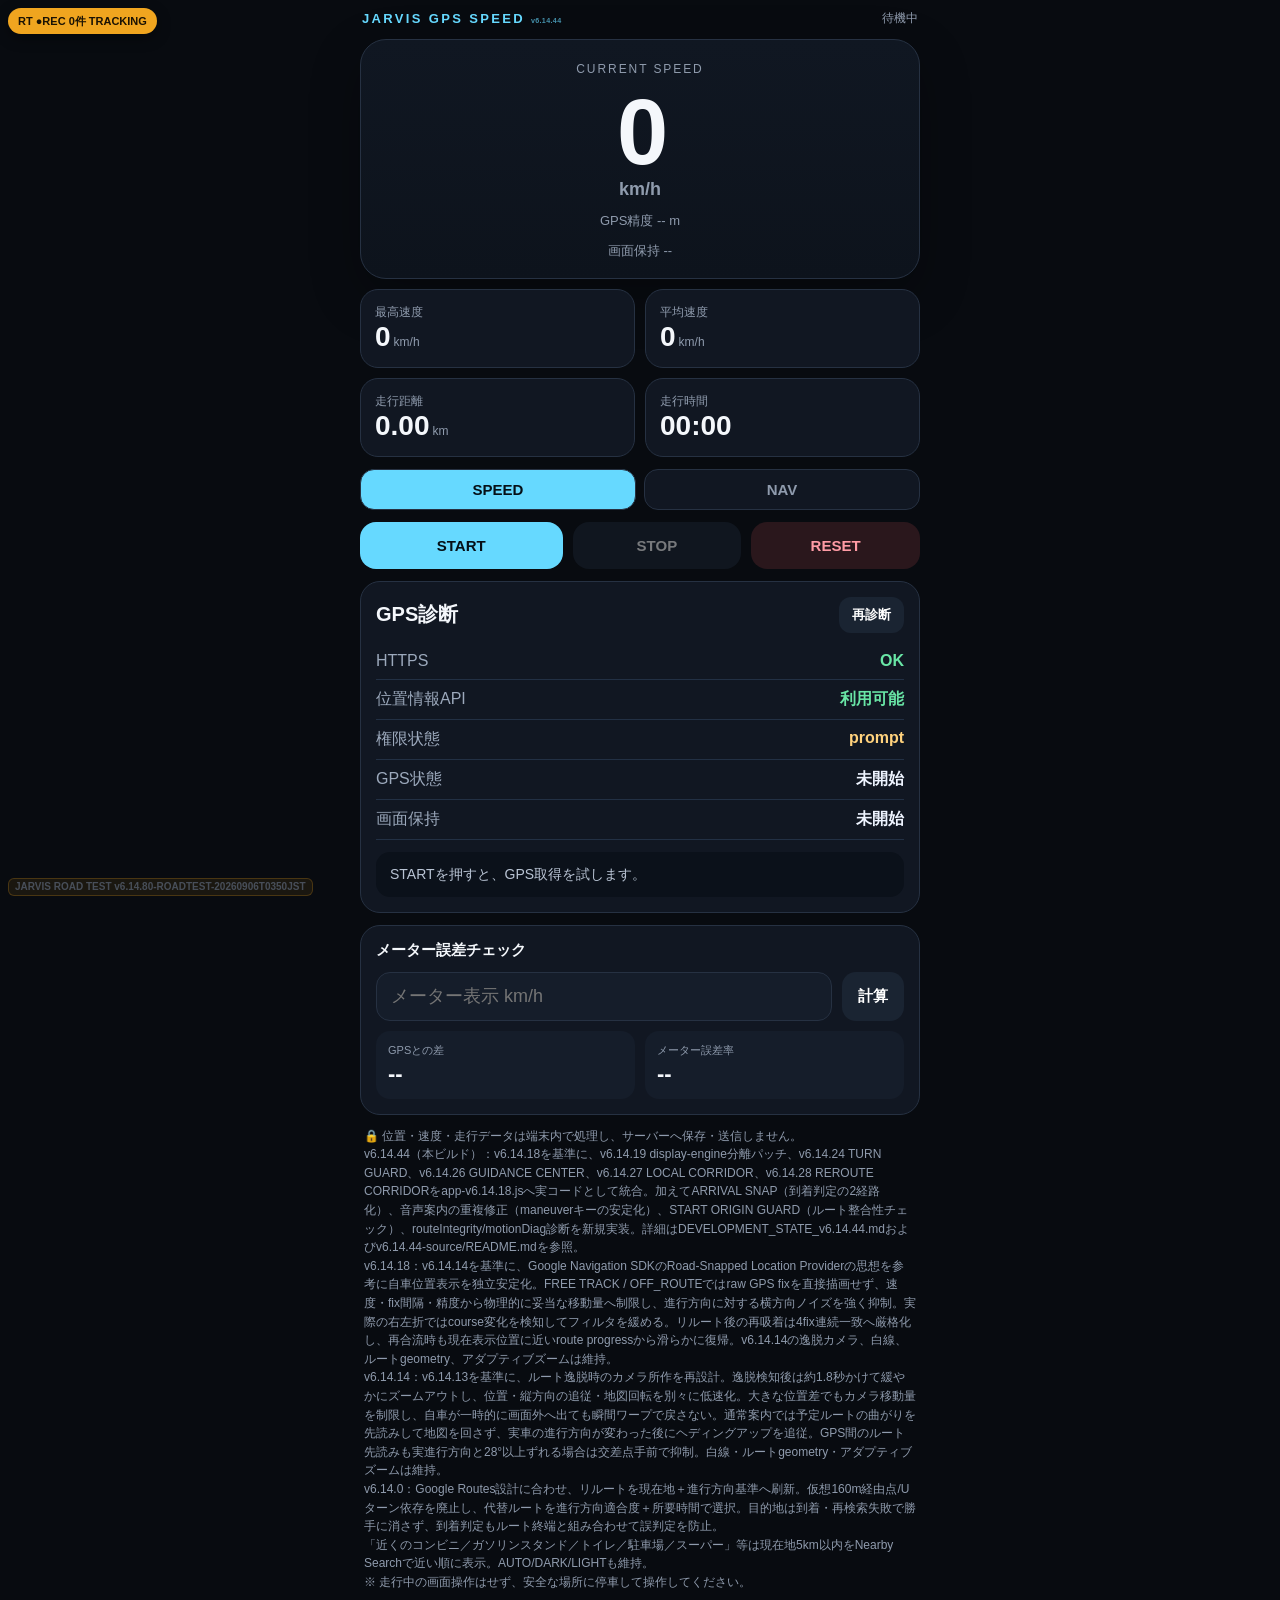
<file: index.html>
<!doctype html>
<html lang="ja">
<head>
<meta charset="utf-8" />
<meta name="viewport" content="width=device-width, initial-scale=1, viewport-fit=cover, user-scalable=no" />
<meta name="theme-color" content="#0a0d12" />
<meta name="apple-mobile-web-app-capable" content="yes" />
<meta name="apple-mobile-web-app-status-bar-style" content="black-translucent" />
<meta name="apple-mobile-web-app-title" content="JARVIS GPS" />
<title>JARVIS Road Test v6.14.80-ROADTEST-20260906T0350JST</title>
<link rel="stylesheet" href="app.css" />
</head>
<body>
<div class="app">
  <div class="top">
    <div class="brand">JARVIS GPS SPEED <span class="ver">v6.14.44</span></div>
    <div id="status" class="status">待機中</div>
  </div>

  <section id="speedPanel">
    <section class="hero">
      <div class="label">CURRENT SPEED</div>
      <div id="speed" class="speed">0</div>
      <div class="unit">km/h</div>
      <div id="accuracy" class="accuracy">GPS精度 -- m</div>
      <div id="wakeState" class="wake">画面保持 --</div>
    </section>

    <div class="grid">
      <div class="card"><div class="k">最高速度</div><div><span id="maxSpeed" class="v">0</span><span class="s">km/h</span></div></div>
      <div class="card"><div class="k">平均速度</div><div><span id="avgSpeed" class="v">0</span><span class="s">km/h</span></div></div>
      <div class="card"><div class="k">走行距離</div><div><span id="distance" class="v">0.00</span><span class="s">km</span></div></div>
      <div class="card"><div class="k">走行時間</div><div><span id="elapsed" class="v">00:00</span></div></div>
    </div>
    <div class="tabs speed-mode-tabs">
      <button class="tab active" type="button">SPEED</button>
      <button id="speedToNavBtn" class="tab" type="button">NAV</button>
    </div>
  </section>

  <section id="navPanel" class="hidden">
    <section class="nav-hero">
      <div class="nav-map-shell">
        <div id="navMap" class="jarvis-map" aria-label="Googleマップ ナビ表示"></div>
        <div id="navMap3D" class="jarvis-map jarvis-map-3d hidden" aria-label="Google 3Dマップ ナビ表示"></div>
        <div class="map-compass"><span>北</span><span>東</span><span>南</span><span>西</span></div>
        <div class="nav-map-top">
          <span id="navName" class="nav-name nav-name-hidden">目的地未設定</span>
          <div class="route-summary"><span id="navDistance" class="nav-distance">-- km</span><span class="route-summary-dot">·</span><span id="routeEta" class="route-eta">-- 分 / --:--</span></div>
        </div>
        <div class="map-control-stack">
          <button id="headingModeBtn" class="heading-mode-btn" type="button" aria-label="地図の向きを切替">北↑</button>
          <button id="themeModeBtn" class="heading-mode-btn theme-mode-btn" type="button" aria-label="地図の明暗を切替">AUTO</button>
          <button id="mapViewBtn" class="heading-mode-btn map-view-btn" type="button" aria-label="地図表示を切替">地図</button>
          <div class="voice-volume-wrap">
            <button id="voiceGuideBtn" class="heading-mode-btn voice-guide-btn active" type="button" aria-label="音声音量を調整">🔊</button>
            <div id="voiceVolumePopup" class="voice-volume-popup hidden" role="dialog" aria-label="音声音量">
              <input id="mapVoiceVolume" type="range" min="0" max="100" step="1" value="100" aria-label="音声音量">
              <span id="mapVoiceVolumeValue">100%</span>
            </div>
          </div>
          <button id="recenterBtn" class="recenter-btn" type="button" aria-label="現在地へ戻る">◎</button>
        </div>
        <div id="navMapState" class="map-state">Googleマップ準備中</div>
        <div id="viaHint" class="via-hint">地図長押し：この道を経由</div>
        <div id="navMapDiag" class="map-diag">地図方式 / 方位 / heading 診断待ち</div>
        <button id="mapStartBtn" class="map-start-btn hidden" type="button"><span class="map-action-main">▶ START</span><span class="map-action-sub">--分 · -- km</span></button>
        <section class="nav-info-strip map-info-strip" aria-label="走行情報">
          <div class="nav-info-card speed-card"><div class="k">速度</div><div><span id="navSpeed" class="nv">0</span><span class="nu">km/h</span></div></div>
          <div class="nav-info-card clock-temp-card">
            <div class="clock-half"><span id="navClock" class="nv clock">--:--</span><span id="navDate" class="tiny">--</span></div>
            <div class="temp-half"><span id="navTemp">--</span><span class="temp-unit">°C</span></div>
          </div>
          <div class="nav-info-card weather-card"><div class="k">天気</div><div class="weather-line"><span id="navWeatherIcon" class="weather-icon">--</span><span id="navWeatherText" class="tiny">GPS待機中</span></div><div id="navRain" class="rain">降水 --%</div></div>
        </section>
      </div>
    </section>

    <div id="navBottomSheet" class="nav-bottom-sheet" data-state="collapsed" aria-label="ナビ操作パネル">
      <div id="navSheetHandle" class="nav-sheet-handle" role="button" tabindex="0" aria-label="操作パネルを開閉">
        <span class="nav-sheet-grabber"></span>
      </div>
    <div class="nav-mode-switch" aria-label="ナビ方式"><button id="adventureModeBtn" type="button">🦑 ADVENTURE</button><button id="routeModeBtn" type="button">🗺️ ROUTE</button></div>

    <div class="tabs mode-tabs">
      <button id="speedTab" class="tab">SPEED</button>
      <button id="navTab" class="tab active">NAV</button>
    </div>

    <section class="nav-set">
      <h2>Google目的地検索</h2>

      <div id="keySetup" class="key-setup">
        <div class="field-label">初回のみ：Google Maps APIキー</div>
        <div class="search-row">
          <input id="apiKeyInput" type="password" autocomplete="off" autocapitalize="off"
                 placeholder="APIキーをこのiPhoneに保存">
          <button id="saveKeyBtn" class="primary">保存</button>
        </div>
        <div class="search-status">
          キーはこの端末のlocalStorageにだけ保存します。チャットへ送信しません。
        </div>
      </div>

      <div class="search-row">
        <input id="placeInput" type="search" autocomplete="off" enterkeyhint="go"
               placeholder="施設名・店名・住所を入力">
        <button id="setTypedDestBtn" class="primary">設定</button>
        <button id="clearSearchBtn">消去</button>
      </div>

      <div id="googleStatus" class="search-status">APIキーを保存するとGoogle検索を開始できます。</div>
      <div id="placeResults" class="place-results"></div>

      <div class="nav-buttons">
        <button id="clearDestBtn">目的地クリア</button>
</div>

      <details class="manual voice-settings">
        <summary>🔊 音声案内設定</summary>
        <div class="voice-setting-grid">
          <label>声の種類
            <select id="voiceSelect"><option value="">日本語の標準音声</option></select>
          </label>
          <label>速度 <span id="voiceRateValue">0.96</span>
            <input id="voiceRate" type="range" min="0.7" max="1.3" step="0.05" value="0.96">
          </label>
          <label>高さ <span id="voicePitchValue">1.00</span>
            <input id="voicePitch" type="range" min="0.7" max="1.3" step="0.05" value="1">
          </label>
          <label>音量 <span id="voiceVolumeValue">100%</span>
            <input id="voiceVolume" type="range" min="0" max="1" step="0.1" value="1">
          </label>
        </div>
        <button id="voiceTestBtn" class="wide" type="button">この声を試す</button>
        <div id="voiceSettingsStatus" class="search-status">このiPhoneで使える日本語音声を表示します。</div>
      </details>

      <details class="manual">
        <summary>Google APIキー設定</summary>
        <button id="changeKeyBtn" class="wide">保存済みAPIキーを変更</button>
      </details>

      <div class="nav-help">
        Google Placesの検索候補から目的地を1タップで設定します。<br>
        ADVENTUREはイカが目的地方向と直線距離だけを案内。ROUTEは目的地選択後に地図へ戻り、最大3つの道路ルート候補から選べます。
      </div>
    </section>
    </div>
  </section>

  <section id="landscapeCockpit" class="landscape-cockpit" aria-label="横向き走行コックピット">
    <div class="land-block land-speed-block">
      <div class="land-label">速度</div>
      <div class="land-speed-line"><span id="landSpeed" class="land-speed">0</span><span class="land-unit">km/h</span></div>
      <div id="landStatus" class="land-mini-status">待機中</div>
    </div>

    <div class="land-block land-nav-block">
      <div id="landName" class="land-dest">目的地未設定</div>
      <div class="land-map-shell">
        <div id="landMap" class="jarvis-map" aria-label="Googleマップ 横向きナビ表示"></div>
        <div class="land-map-compass"><span>北</span><span>東</span><span>南</span><span>西</span></div>
        <button id="landHeadingModeBtn" class="land-heading-mode-btn" type="button" aria-label="地図の向きを切替">北↑</button>
        <button id="landThemeModeBtn" class="land-heading-mode-btn land-theme-mode-btn" type="button" aria-label="地図の明暗を切替">AUTO</button>
        <button id="landMapViewBtn" class="land-heading-mode-btn land-map-view-btn" type="button" aria-label="地図表示を切替">地図</button>
      </div>
    </div>

    <div class="land-block land-info-block">
      <div class="land-distance-wrap"><span class="land-label">残り距離</span><div id="landDistance" class="land-distance">-- km</div></div>
      <div class="land-info-grid">
        <div><span class="land-label">時刻</span><strong id="landClock">--:--</strong></div>
        <div><span class="land-label">気温</span><strong><span id="landTemp">--</span>°C</strong></div>
        <div class="land-weather-cell"><span id="landWeatherIcon">--</span><strong id="landWeatherText">GPS待機中</strong><small id="landRain">降水 --%</small></div>
      </div>
    </div>
  </section>

  <div class="controls">
    <button id="startBtn" class="primary">START</button>
    <button id="stopBtn" disabled>STOP</button>
    <button id="resetBtn" class="danger">RESET</button>
  </div>

  <section class="diag">
    <div class="diag-head"><h2>GPS診断</h2><button id="diagBtn" class="mini">再診断</button></div>
    <div class="diag-row"><span>HTTPS</span><strong id="secureState">確認中</strong></div>
    <div class="diag-row"><span>位置情報API</span><strong id="apiState">確認中</strong></div>
    <div class="diag-row"><span>権限状態</span><strong id="permState">確認中</strong></div>
    <div class="diag-row"><span>GPS状態</span><strong id="gpsState">未開始</strong></div>
    <div class="diag-row"><span>画面保持</span><strong id="wakeDiag">未開始</strong></div>
    <div id="diagMessage" class="diag-msg">STARTを押すと、GPS取得を試します。</div>
  </section>

  <section class="meter">
    <h2>メーター誤差チェック</h2>
    <div class="inputrow">
      <input id="meterInput" inputmode="decimal" type="number" step="0.1" placeholder="メーター表示 km/h">
      <button id="calcBtn" class="calc">計算</button>
    </div>
    <div class="result">
      <div class="resultbox"><div class="k">GPSとの差</div><div id="diff" class="v">--</div></div>
      <div class="resultbox"><div class="k">メーター誤差率</div><div id="errorRate" class="v">--</div></div>
    </div>
  </section>

  <div class="note">
    🔒 位置・速度・走行データは端末内で処理し、サーバーへ保存・送信しません。<br>
    v6.14.44（本ビルド）：v6.14.18を基準に、v6.14.19 display-engine分離パッチ、v6.14.24 TURN GUARD、v6.14.26 GUIDANCE CENTER、v6.14.27 LOCAL CORRIDOR、v6.14.28 REROUTE CORRIDORをapp-v6.14.18.jsへ実コードとして統合。加えてARRIVAL SNAP（到着判定の2経路化）、音声案内の重複修正（maneuverキーの安定化）、START ORIGIN GUARD（ルート整合性チェック）、routeIntegrity/motionDiag診断を新規実装。詳細はDEVELOPMENT_STATE_v6.14.44.mdおよびv6.14.44-source/README.mdを参照。<br>
    v6.14.18：v6.14.14を基準に、Google Navigation SDKのRoad-Snapped Location Providerの思想を参考に自車位置表示を独立安定化。FREE TRACK / OFF_ROUTEではraw GPS fixを直接描画せず、速度・fix間隔・精度から物理的に妥当な移動量へ制限し、進行方向に対する横方向ノイズを強く抑制。実際の右左折ではcourse変化を検知してフィルタを緩める。リルート後の再吸着は4fix連続一致へ厳格化し、再合流時も現在表示位置に近いroute progressから滑らかに復帰。v6.14.14の逸脱カメラ、白線、ルートgeometry、アダプティブズームは維持。<br>
    v6.14.14：v6.14.13を基準に、ルート逸脱時のカメラ所作を再設計。逸脱検知後は約1.8秒かけて緩やかにズームアウトし、位置・縦方向の追従・地図回転を別々に低速化。大きな位置差でもカメラ移動量を制限し、自車が一時的に画面外へ出ても瞬間ワープで戻さない。通常案内では予定ルートの曲がりを先読みして地図を回さず、実車の進行方向が変わった後にヘディングアップを追従。GPS間のルート先読みも実進行方向と28°以上ずれる場合は交差点手前で抑制。白線・ルートgeometry・アダプティブズームは維持。<br>
    v6.14.0：Google Routes設計に合わせ、リルートを現在地＋進行方向基準へ刷新。仮想160m経由点/Uターン依存を廃止し、代替ルートを進行方向適合度＋所要時間で選択。目的地は到着・再検索失敗で勝手に消さず、到着判定もルート終端と組み合わせて誤判定を防止。<br>
    「近くのコンビニ／ガソリンスタンド／トイレ／駐車場／スーパー」等は現在地5km以内をNearby Searchで近い順に表示。AUTO/DARK/LIGHTも維持。<br>
    ※ 走行中の画面操作はせず、安全な場所に停車して操作してください。
  </div>
</div>
<script src="app.js?v=v6.14.80-0350" defer></script>




<div id="jarvisGuidanceDiag" style="margin:10px 32px 4px;color:#8793a6;font:500 12px/1.35 -apple-system,BlinkMacSystemFont,sans-serif;word-break:break-word">
案内診断: 待機中
</div>
<div id="jarvisBuildTag" style="position:fixed;left:8px;bottom:4px;z-index:99999;background:rgba(255,176,32,.14);border:1px solid rgba(255,176,32,.4);border-radius:6px;padding:2px 6px;
font:600 10px/1.2 -apple-system,BlinkMacSystemFont,sans-serif;color:#7d8796;
opacity:.55;pointer-events:none">JARVIS ROAD TEST v6.14.80-ROADTEST-20260906T0350JST</div>
<script>
// Forces ROAD TEST mode on for this deployment specifically, and stamps a fresh, unique
// BUILD-ID app-v6.14.44.js reads back via window.__JARVIS_ROAD_TEST_BUILD_ID (see that file's
// "v6.14.46 ROAD TEST telemetry" section) — shown in the on-screen build tag above and in every
// JSON export, so two deployments of this site are never confused with each other.
window.__JARVIS_ROAD_TEST_BUILD_ID="v6.14.80-ROADTEST-20260906T0350JST";
try{localStorage.setItem('jarvisRoadTestMode','1');}catch(e){}
</script>
<script src="road-test-ui.js?v=v6.14.80-0350" defer></script>
</body>
</html>
</file>
<file: app.css>
:root{--bg:#080b10;--panel:#111722;--panel2:#151d2a;--text:#f4f7fb;--muted:#8f9bad;--accent:#66d9ff;--accent2:#9df7d2;--danger:#ff6d7a;--line:#263142}
*{box-sizing:border-box}html,body{margin:0;background:var(--bg);color:var(--text);font-family:-apple-system,BlinkMacSystemFont,"SF Pro Display","Segoe UI",sans-serif}
body{min-height:100vh;padding:env(safe-area-inset-top) 14px env(safe-area-inset-bottom)}
.app{max-width:560px;margin:0 auto}.top{display:flex;align-items:center;justify-content:space-between;padding:10px 2px 4px}
.brand{font-size:13px;letter-spacing:.18em;font-weight:700;color:var(--accent)}.status{font-size:12px;color:var(--muted)}
.hero{margin-top:8px;padding:22px 18px 18px;border:1px solid var(--line);border-radius:26px;background:linear-gradient(180deg,#101722,#0d131c);text-align:center;box-shadow:0 18px 50px rgba(0,0,0,.28)}
.label{font-size:12px;color:var(--muted);letter-spacing:.16em}.speed{font-size:92px;line-height:.92;font-weight:800;letter-spacing:-.055em;margin:14px 0 4px}.unit{font-size:18px;color:var(--muted);font-weight:600}.accuracy,.wake{margin-top:12px;font-size:13px;color:var(--muted)}
.grid{display:grid;grid-template-columns:1fr 1fr;gap:10px;margin-top:10px}.card{background:var(--panel);border:1px solid var(--line);border-radius:18px;padding:14px}.card .k{font-size:12px;color:var(--muted)}.card .v{font-size:28px;font-weight:750;margin-top:5px}.card .s{font-size:12px;color:var(--muted);margin-left:3px}
.controls{display:grid;grid-template-columns:1.2fr 1fr 1fr;gap:10px;margin-top:12px}
button{appearance:none;border:none;border-radius:16px;padding:15px 12px;font-size:15px;font-weight:750;background:#1a2432;color:white}button.primary{background:var(--accent);color:#051017}button.danger{background:#2a171c;color:#ff9ba5}button:disabled{opacity:.45}
.meter,.diag{margin-top:12px;background:var(--panel);border:1px solid var(--line);border-radius:20px;padding:15px}.meter h2,.diag h2{font-size:15px;margin:0 0 12px}
.inputrow{display:grid;grid-template-columns:1fr auto;gap:10px}input{width:100%;background:var(--panel2);color:white;border:1px solid var(--line);border-radius:14px;padding:13px 14px;font-size:18px;outline:none}.calc{background:#1a2432;padding:13px 16px;border-radius:14px}
.result{display:grid;grid-template-columns:1fr 1fr;gap:10px;margin-top:10px}.resultbox{background:var(--panel2);border-radius:14px;padding:12px}.resultbox .k{font-size:11px;color:var(--muted)}.resultbox .v{font-size:22px;font-weight:750;margin-top:3px}
.note{font-size:12px;line-height:1.55;color:var(--muted);margin:12px 4px 20px}.ok{color:var(--accent2)}.bad{color:var(--danger)}.ver{font-size:.55em;opacity:.65;letter-spacing:.05em}
.diag-head{display:flex;align-items:center;justify-content:space-between;gap:12px;margin-bottom:10px}.diag-head h2{margin:0;font-size:20px}.mini{padding:9px 13px;border-radius:12px;font-size:13px}
.diag-row{display:flex;justify-content:space-between;gap:12px;padding:9px 0;border-bottom:1px solid #223044;color:#9ca9bc}.diag-row strong{color:#eef4ff;text-align:right}
.diag-ok{color:#69e6a6!important}.diag-bad{color:#ff8d9c!important}.diag-warn{color:#ffd27d!important}.diag-msg{margin-top:12px;padding:12px 14px;border-radius:14px;background:#0b111a;color:#b9c4d4;line-height:1.5;font-size:14px}.diag-msg.ok{color:#69e6a6}.diag-msg.bad{color:#ff9ba8}.diag-msg.warn{color:#ffd27d}

.tabs{display:grid;grid-template-columns:1fr 1fr;gap:8px;margin:8px 0 10px}
.tab{padding:11px 10px;border-radius:14px;background:#111722;color:#8f9bad;border:1px solid #263142}
.tab.active{background:#66d9ff;color:#051017}
.hidden{display:none!important}
.nav-hero{padding:22px 18px 18px;border:1px solid var(--line);border-radius:26px;background:linear-gradient(180deg,#101722,#0d131c);text-align:center}
.nav-name{font-size:20px;font-weight:750;margin-top:12px;white-space:nowrap;overflow:hidden;text-overflow:ellipsis}
.arrow-wrap{height:210px;display:flex;align-items:center;justify-content:center}
.nav-arrow{font-size:150px;line-height:1;transform-origin:50% 52%;transition:transform .25s linear;color:var(--accent);filter:drop-shadow(0 0 18px rgba(102,217,255,.22))}
.nav-distance{font-size:42px;font-weight:800;letter-spacing:-.03em}
.nav-sub{font-size:13px;color:var(--muted);margin-top:6px}
.nav-set{margin-top:12px;background:var(--panel);border:1px solid var(--line);border-radius:20px;padding:15px}
.nav-set h2{font-size:15px;margin:0 0 12px}
.nav-set input{margin-bottom:10px}
.nav-buttons{display:grid;grid-template-columns:1.2fr 1fr;gap:10px}
.wide{width:100%;margin-top:10px}
.nav-help{font-size:12px;line-height:1.55;color:var(--muted);margin-top:12px}

.search-row{display:grid;grid-template-columns:1fr auto;gap:10px}
.search-row input{margin-bottom:0}
.search-status{font-size:12px;color:var(--muted);margin:10px 2px 8px;min-height:18px}
.search-results{display:grid;gap:8px;margin:8px 0 12px}
.search-item{width:100%;text-align:left;background:var(--panel2);border:1px solid var(--line);border-radius:14px;padding:12px 13px}
.search-item .name{display:block;font-size:14px;font-weight:750;color:var(--text);line-height:1.35}
.search-item .sub{display:block;font-size:11px;color:var(--muted);margin-top:4px;line-height:1.35}
.search-empty{padding:12px;border-radius:12px;background:#0b111a;color:var(--muted);font-size:13px}
.osm-credit{margin-top:6px;font-size:10px;opacity:.8}

.key-setup{margin:8px 0 14px;padding:12px;border:1px solid var(--line);border-radius:14px;background:#0b111a}
.field-label{font-size:12px;color:var(--muted);margin-bottom:7px}
.place-results{display:grid;gap:8px;margin:10px 0 14px}
.place-result{width:100%;text-align:left;background:var(--panel2);color:white;border:1px solid var(--line);border-radius:13px;padding:11px 12px}
.place-result strong{display:block;font-size:15px;margin-bottom:3px}
.place-result span{display:block;font-size:11px;color:var(--muted);line-height:1.35}
.hidden{display:none!important}

/* ===== v2.2 NAV cockpit ===== */
.compass-face{position:relative;max-width:390px;height:250px;margin:8px auto 0;border-radius:50%;background:radial-gradient(circle at center,rgba(102,217,255,.055),transparent 60%);border:1px solid rgba(143,155,173,.12)}
.compass-face:before{content:"";position:absolute;inset:17px;border-radius:50%;border:1px dashed rgba(143,155,173,.26)}
.dir{position:absolute;color:#d7dde7;font-weight:800;font-size:17px;z-index:2}.dir-n{top:5px;left:50%;transform:translateX(-50%)}.dir-e{right:10px;top:50%;transform:translateY(-50%)}.dir-s{bottom:5px;left:50%;transform:translateX(-50%)}.dir-w{left:10px;top:50%;transform:translateY(-50%)}
.arrow-wrap{position:absolute;inset:24px;display:flex;align-items:center;justify-content:center;height:auto}
.nav-arrow{width:124px;height:174px;font-size:0;transform-origin:50% 50%;transition:transform .25s linear;color:var(--accent);filter:drop-shadow(0 0 14px rgba(102,217,255,.18))}
.squid-arrow svg{width:100%;height:100%;overflow:visible}.squid-body{fill:#cfc5ad;stroke:#737b70;stroke-width:3;stroke-linejoin:round}.squid-leg{fill:none;stroke:#cfc5ad;stroke-width:13;stroke-linecap:round}.squid-eye{fill:none;stroke:#303730;stroke-width:5;stroke-linecap:round}
.nav-info-strip{display:grid;grid-template-columns:repeat(4,1fr);gap:1px;margin-top:12px;border:1px solid var(--line);border-radius:20px;overflow:hidden;background:var(--line)}
.nav-info-card{min-width:0;background:var(--panel);text-align:center;padding:12px 5px 10px}.nav-info-card .k{font-size:11px;color:var(--muted);margin-bottom:6px}.nv{font-size:27px;font-weight:800;letter-spacing:-.04em}.nv.clock{font-size:22px}.nu{font-size:11px;color:var(--muted);margin-left:2px}.tiny{font-size:10px;color:var(--muted);margin-top:4px;white-space:nowrap;overflow:hidden;text-overflow:ellipsis}.weather-icon{font-size:23px;line-height:1.15}.rain{font-size:11px;color:#66b9ff;margin-top:4px}
@media(max-width:390px){.nav-info-card{padding-left:3px;padding-right:3px}.nv{font-size:24px}.nv.clock{font-size:19px}.weather-icon{font-size:20px}.tiny,.rain{font-size:9px}.compass-face{height:235px}.nav-arrow{width:116px;height:162px}}

/* ===== v2.3 landscape one-screen cockpit ===== */
.landscape-cockpit{display:none}
@media (orientation:landscape) and (max-height:520px){
  html,body{height:100%;overflow:hidden}
  body{padding:env(safe-area-inset-top) max(10px,env(safe-area-inset-right)) env(safe-area-inset-bottom) max(10px,env(safe-area-inset-left))}
  .app{max-width:none;height:100%;display:flex;flex-direction:column;gap:7px}
  .top,.tabs,#speedPanel,#navPanel,.diag,.meter,.note{display:none!important}
  .landscape-cockpit{display:grid;grid-template-columns:34% 34% 32%;min-height:0;flex:1;border:1px solid var(--line);border-radius:20px;overflow:hidden;background:#0c1119}
  .land-block{min-width:0;min-height:0;position:relative;background:linear-gradient(180deg,#111823,#0d131c)}
  .land-block+.land-block{border-left:1px solid var(--line)}
  .land-label{display:block;color:var(--muted);font-size:11px;letter-spacing:.08em}
  .land-speed-block{display:flex;flex-direction:column;align-items:center;justify-content:center;padding:8px 10px}
  .land-speed-line{display:flex;align-items:flex-end;justify-content:center;line-height:.82;margin-top:8px}
  .land-speed{font-size:clamp(72px,14vh,116px);font-weight:850;letter-spacing:-.07em}
  .land-unit{font-size:14px;color:var(--muted);font-weight:700;margin:0 0 7px 6px}
  .land-mini-status{margin-top:12px;font-size:12px;color:var(--muted)}
  .land-nav-block{display:flex;flex-direction:column;align-items:center;padding:7px 10px}
  .land-dest{font-size:15px;font-weight:800;max-width:100%;white-space:nowrap;overflow:hidden;text-overflow:ellipsis;margin-bottom:2px}
  .land-compass{position:relative;flex:1;width:min(100%,245px);min-height:150px;margin:auto}
  .land-dir{position:absolute;font-weight:800;font-size:13px;color:#e6ebf2}.land-n{top:0;left:50%;transform:translateX(-50%)}.land-e{right:2px;top:50%;transform:translateY(-50%)}.land-s{bottom:0;left:50%;transform:translateX(-50%)}.land-w{left:2px;top:50%;transform:translateY(-50%)}
  .land-squid{position:absolute;left:50%;top:50%;width:82px;height:114px;transform:translate(-50%,-50%) rotate(0deg);transform-origin:50% 50%;transition:transform .25s linear;filter:drop-shadow(0 0 12px rgba(102,217,255,.18))}
  .land-squid svg{width:100%;height:100%;overflow:visible}
  .land-bearing{font-size:11px;color:var(--muted);height:16px;white-space:nowrap;overflow:hidden;text-overflow:ellipsis;max-width:100%}
  .land-info-block{display:flex;flex-direction:column;padding:10px 12px}
  .land-distance-wrap{padding-bottom:8px;border-bottom:1px solid var(--line)}
  .land-distance{font-size:clamp(34px,7.5vh,56px);font-weight:850;line-height:1.05;letter-spacing:-.04em;margin-top:3px}
  .land-info-grid{display:grid;grid-template-columns:1fr 1fr;gap:0;margin-top:5px;flex:1;align-content:stretch}
  .land-info-grid>div{padding:7px 5px;min-width:0}.land-info-grid>div:nth-child(2){border-left:1px solid var(--line)}
  .land-info-grid strong{display:block;font-size:clamp(19px,4.2vh,31px);margin-top:3px;white-space:nowrap}
  .land-weather-cell{grid-column:1/-1;border-top:1px solid var(--line);display:grid!important;grid-template-columns:auto 1fr;grid-template-rows:1fr 1fr;column-gap:8px;align-items:center}
  .land-weather-cell>span{grid-row:1/3;font-size:27px}.land-weather-cell strong{font-size:15px;margin:0}.land-weather-cell small{color:#66b9ff;font-size:11px}
  .controls{display:grid!important;grid-template-columns:1.15fr 1fr 1fr;gap:7px;margin:0;height:46px;flex:0 0 46px}
  .controls button{padding:7px 10px;border-radius:12px;font-size:13px}
}

/* ===== v2.4 Google Maps NAV ===== */
.nav-map-shell{position:relative;height:285px;margin:10px auto 12px;border-radius:24px;overflow:hidden;border:1px solid var(--line);background:#0b111a}
.jarvis-map{width:100%;height:100%;background:#0b111a}
.map-state{position:absolute;left:50%;bottom:10px;transform:translateX(-50%);z-index:4;padding:6px 10px;border-radius:999px;background:rgba(8,11,16,.78);backdrop-filter:blur(8px);font-size:11px;color:#d6deea;pointer-events:none;white-space:nowrap}
.map-compass,.land-map-compass{position:absolute;inset:0;z-index:3;pointer-events:none;color:#fff;font-weight:850;text-shadow:0 1px 6px #000;font-size:12px}
.map-compass span,.land-map-compass span{position:absolute;padding:4px 6px;border-radius:8px;background:rgba(8,11,16,.58)}
.map-compass span:nth-child(1),.land-map-compass span:nth-child(1){top:7px;left:50%;transform:translateX(-50%)}
.map-compass span:nth-child(2),.land-map-compass span:nth-child(2){right:7px;top:50%;transform:translateY(-50%)}
.map-compass span:nth-child(3),.land-map-compass span:nth-child(3){bottom:7px;left:50%;transform:translateX(-50%)}
.map-compass span:nth-child(4),.land-map-compass span:nth-child(4){left:7px;top:50%;transform:translateY(-50%)}
.map-direction-chip,.land-direction-chip{position:absolute;z-index:4;left:50%;top:50%;width:46px;height:46px;border-radius:50%;display:flex;align-items:center;justify-content:center;background:rgba(8,11,16,.76);border:1px solid rgba(255,255,255,.38);box-shadow:0 3px 14px rgba(0,0,0,.35);font-size:28px;font-weight:900;color:white;transform:translate(-50%,-50%) rotate(0deg);transform-origin:50% 50%;pointer-events:none;transition:transform .25s linear}
.map-squid-marker{position:absolute;width:34px;height:48px;transform:translate(-50%,-70%) rotate(var(--squid-heading,0deg));transform-origin:50% 70%;filter:drop-shadow(0 2px 6px rgba(0,0,0,.65));pointer-events:none}
.map-squid-marker svg{width:100%;height:100%;display:block;overflow:visible}
.map-squid-marker .squid-body{fill:#f0ece3;stroke:#5f6670;stroke-width:4}.map-squid-marker .squid-leg{stroke:#f0ece3;stroke-width:15}.map-squid-marker .squid-eye{stroke:#10141a;stroke-width:6}
.land-map-shell{position:relative;flex:1;width:100%;min-height:150px;margin:3px 0 4px;border-radius:14px;overflow:hidden;border:1px solid var(--line);background:#0b111a}
.land-direction-chip{width:36px;height:36px;font-size:22px}
@media(max-width:390px){.nav-map-shell{height:255px}}
@media (orientation:landscape) and (max-height:520px){
  .land-nav-block{padding:5px 7px}
  .land-map-shell{min-height:0}
  .land-map-compass{font-size:10px}
  .land-map-compass span{padding:2px 4px}
}

/* ===== v2.5 Full-screen interactive NAV ===== */
html.nav-mode,html.nav-mode body{background:#080b10}
body.nav-mode{padding:0;min-height:100svh}
body.nav-mode .app{max-width:none;margin:0}
body.nav-mode .top{display:none}
body.nav-mode #navPanel{display:block!important}
body.nav-mode .nav-hero{padding:0;border:0;border-radius:0;background:#0b111a;box-shadow:none}
body.nav-mode .nav-map-shell{height:100svh;width:100%;margin:0;border:0;border-radius:0}
body.nav-mode .diag,body.nav-mode .meter,body.nav-mode .note{max-width:560px;margin-left:auto;margin-right:auto}
body.nav-mode .controls{max-width:560px;margin-left:auto;margin-right:auto;padding:0 14px}
body.nav-mode .nav-set,body.nav-mode .mode-tabs{max-width:560px;margin-left:auto;margin-right:auto}

.nav-map-top{position:absolute;z-index:5;top:max(12px,env(safe-area-inset-top));left:14px;right:14px;display:flex;align-items:flex-start;justify-content:space-between;gap:10px;pointer-events:none}
.nav-map-top .nav-name{margin:0;max-width:58%;padding:9px 12px;border-radius:14px;background:rgba(8,11,16,.76);backdrop-filter:blur(10px);font-size:17px;text-align:left;box-shadow:0 4px 18px rgba(0,0,0,.22)}
.nav-map-top .nav-distance{padding:6px 11px 8px;border-radius:14px;background:rgba(8,11,16,.80);backdrop-filter:blur(10px);font-size:34px;line-height:1;font-weight:850;white-space:nowrap;box-shadow:0 4px 18px rgba(0,0,0,.24)}
.map-bearing-wrap{position:absolute;z-index:5;left:50%;top:calc(max(12px,env(safe-area-inset-top)) + 58px);transform:translateX(-50%);width:min(86%,430px);text-align:center;pointer-events:none}
.map-bearing-wrap .nav-sub{display:inline-block;margin:2px 3px;padding:5px 8px;border-radius:999px;background:rgba(8,11,16,.70);backdrop-filter:blur(8px);color:#d8e0eb;font-size:11px}
.recenter-btn{position:absolute;z-index:7;right:14px;bottom:132px;width:48px;height:48px;padding:0;border-radius:50%;background:rgba(8,11,16,.88);border:1px solid rgba(255,255,255,.35);box-shadow:0 4px 18px rgba(0,0,0,.35);font-size:27px;line-height:48px;color:#fff}
.recenter-btn.following{background:var(--accent);color:#051017;border-color:transparent}
.map-info-strip{position:absolute;z-index:6;left:10px;right:10px;bottom:max(10px,env(safe-area-inset-bottom));margin:0;background:rgba(38,49,66,.8);backdrop-filter:blur(12px);box-shadow:0 6px 24px rgba(0,0,0,.28)}
.map-info-strip .nav-info-card{background:rgba(17,23,34,.86)}
body.nav-mode .map-state{bottom:112px}
body.nav-mode .map-compass span:nth-child(1){top:98px}
body.nav-mode .map-compass span:nth-child(3){bottom:112px}
body.nav-mode .map-direction-chip{width:54px;height:54px;font-size:32px}
.mode-tabs{margin-top:12px;margin-bottom:10px;padding:0 14px}
.speed-mode-tabs{margin-top:12px}

@media(max-width:390px){
  .nav-map-top .nav-distance{font-size:29px}
  .nav-map-top .nav-name{font-size:15px;max-width:55%}
  .recenter-btn{bottom:125px;width:44px;height:44px;font-size:24px}
}

@media (orientation:landscape) and (max-height:520px){
  body.nav-mode{padding:env(safe-area-inset-top) max(10px,env(safe-area-inset-right)) env(safe-area-inset-bottom) max(10px,env(safe-area-inset-left))}
  body.nav-mode .top,body.nav-mode #navPanel,body.nav-mode .diag,body.nav-mode .meter,body.nav-mode .note{display:none!important}
}

/* ===== v2.6 squid heading + heading-up + compact info ===== */
.map-direction-chip,.land-direction-chip{display:none!important}
.map-control-stack{position:absolute;z-index:8;right:14px;bottom:132px;display:grid;gap:8px}
.map-control-stack .recenter-btn{position:static;right:auto;bottom:auto}
.heading-mode-btn,.land-heading-mode-btn{width:48px;height:48px;padding:0;border-radius:50%;background:rgba(8,11,16,.88);border:1px solid rgba(255,255,255,.35);box-shadow:0 4px 18px rgba(0,0,0,.35);color:#fff;font-size:13px;font-weight:850;line-height:1}
.heading-mode-btn.active,.land-heading-mode-btn.active{background:var(--accent);color:#051017;border-color:transparent}
.land-heading-mode-btn{position:absolute;z-index:7;right:7px;top:7px;width:38px;height:38px;font-size:10px}
.heading-up .map-compass,.heading-up .land-map-compass{display:none}
.map-squid-marker{width:40px;height:56px;filter:drop-shadow(0 3px 8px rgba(0,0,0,.75)) drop-shadow(0 0 5px rgba(102,217,255,.24))}
.map-info-strip{grid-template-columns:1.65fr 1.1fr 1fr}
.map-info-strip .speed-card .nv{font-size:48px;line-height:.9;font-weight:900;letter-spacing:-.05em}
.map-info-strip .speed-card .nu{font-size:12px}
.clock-temp-card{display:flex;flex-direction:column;justify-content:center;gap:3px}
.clock-temp-main{display:flex;align-items:baseline;justify-content:center;gap:8px;white-space:nowrap}
.clock-temp-main .clock{font-size:22px}
.temp-inline{font-size:16px;font-weight:800;color:#e8eef6}
.weather-card{display:flex;flex-direction:column;justify-content:center}
.weather-line{display:flex;align-items:center;justify-content:center;gap:4px;min-height:24px}
.weather-line .weather-icon{font-size:22px}
.weather-line .tiny{font-size:10px}
body.nav-mode .map-state{bottom:116px}
body.nav-mode .map-control-stack{bottom:126px}

@media(max-width:390px){
  .map-control-stack{right:10px}
  .heading-mode-btn,.map-control-stack .recenter-btn{width:44px;height:44px}
  .map-info-strip .speed-card .nv{font-size:42px}
  .clock-temp-main{gap:5px}.clock-temp-main .clock{font-size:19px}.temp-inline{font-size:14px}
}

/* ===== v2.7 dark vector map + heading-up fix + cleaner HUD ===== */
.map-bearing-wrap,.land-bearing{display:none!important}
.map-info-strip{grid-template-columns:1.9fr .92fr 1fr}
.clock-temp-card{padding:0!important;display:grid!important;grid-template-rows:1fr 1fr;gap:0!important;overflow:hidden}
.clock-half,.temp-half{display:flex;align-items:center;justify-content:center;min-height:0}
.clock-half{flex-direction:column;border-bottom:1px solid rgba(255,255,255,.12);padding:5px 3px 4px}
.clock-half .clock{font-size:21px!important;line-height:1;font-weight:850}
.clock-half .tiny{font-size:9px;margin-top:3px;color:var(--muted)}
.temp-half{padding:4px 3px;font-size:22px;font-weight:900;line-height:1}
.temp-unit{font-size:11px;margin-left:2px;color:var(--muted);font-weight:700}
.map-info-strip .speed-card .nv{font-size:54px}
body.nav-mode .map-compass span:nth-child(1){top:72px}
@media(max-width:390px){
  .map-info-strip{grid-template-columns:1.95fr .9fr 1fr}
  .map-info-strip .speed-card .nv{font-size:48px}
  .clock-half .clock{font-size:19px!important}
  .temp-half{font-size:20px}
}

.theme-mode-btn{margin-top:6px;min-width:58px}.land-theme-mode-btn{right:10px;top:54px}

/* ===== v2.9 heading diagnostics ===== */
.map-diag{position:absolute;z-index:6;left:10px;bottom:96px;max-width:calc(100% - 78px);padding:4px 7px;border-radius:8px;background:rgba(5,8,12,.72);color:#d8f5ff;font-size:10px;font-weight:700;letter-spacing:.02em;pointer-events:none;white-space:nowrap;overflow:hidden;text-overflow:ellipsis}
@media (orientation:landscape) and (max-height:520px){.map-diag{display:none}}
\n.jarvis-place-popup{min-width:210px;max-width:270px;color:#111827;font:13px/1.35 system-ui,-apple-system,sans-serif}.jarvis-place-popup strong{display:block;font-size:15px;margin:5px 0 4px}.jarvis-place-popup .jarvis-place-meta{color:#4b5563;margin-bottom:5px}.jarvis-place-popup .jarvis-place-facts{color:#1f2937;font-weight:700;margin-bottom:6px}.jarvis-place-popup button{width:100%;border:0;border-radius:9px;padding:9px 10px;background:#111827;color:white;font-weight:850}.jarvis-place-media{margin:-2px -2px 7px}.jarvis-place-media.hidden{display:none}.jarvis-place-photo{display:block;width:100%;height:112px;object-fit:cover;border-radius:10px}.jarvis-photo-credit{display:block;margin-top:2px;color:#6b7280;font-size:8px;line-height:1.2}.jarvis-photo-credit a,.jarvis-place-links a{color:#2563eb;text-decoration:none}.jarvis-place-links{display:flex!important;gap:10px;margin:0 0 7px!important;font-size:11px;font-weight:750}\n
/* ===== v3.5 ROUTE + ADVENTURE ===== */
.route-summary{display:flex;flex-direction:column;align-items:flex-end;gap:4px}
.route-eta{padding:4px 9px;border-radius:10px;background:rgba(8,11,16,.78);backdrop-filter:blur(10px);font-size:12px;font-weight:800;color:#d8f5ff;white-space:nowrap}
.nav-mode-switch{display:grid;grid-template-columns:1fr 1fr;gap:8px;margin:10px 14px 4px}
.nav-mode-switch button{min-height:44px;border-radius:13px;font-size:13px;font-weight:850;background:#151c27;border:1px solid var(--line);color:#dbe5ef}
.nav-mode-switch button.active{background:var(--accent);color:#051017;border-color:transparent}
body.nav-mode .nav-mode-switch{max-width:560px;margin:10px auto 4px;padding:0 14px}
.route-warning{font-size:10px;color:#f6c66b}

/* v3.6 route alternatives */
.route-choice-panel{position:absolute;left:12px;right:12px;top:86px;z-index:17;display:grid;grid-template-columns:repeat(3,minmax(0,1fr));gap:7px;pointer-events:auto}
.route-choice-panel.hidden{display:none}
.route-choice{min-width:0;padding:8px 6px;border-radius:13px;border:1px solid rgba(255,255,255,.18);background:rgba(13,18,27,.88);backdrop-filter:blur(12px);color:#eef6ff;display:flex;flex-direction:column;gap:2px;align-items:center;box-shadow:0 5px 20px rgba(0,0,0,.22)}
.route-choice strong{font-size:11px}.route-choice span{font-size:11px;font-weight:750}.route-choice.active{background:rgba(24,117,184,.94);border-color:#70d2ff;box-shadow:0 0 0 1px rgba(112,210,255,.25),0 6px 22px rgba(0,0,0,.28)}
@media (max-width:390px){.route-choice-panel{left:8px;right:8px;gap:5px}.route-choice{padding:7px 4px}.route-choice strong,.route-choice span{font-size:10px}}

/* ===== v3.7 route preview UX ===== */
.route-choice-panel{display:none!important}
.map-start-btn{position:absolute;z-index:24;left:12px;bottom:132px;transform:none;min-width:132px;height:54px;padding:6px 16px;border-radius:27px;border:1px solid rgba(255,255,255,.32);background:#0b63ce;backdrop-filter:blur(12px);color:#fff;font-size:15px;font-weight:900;letter-spacing:.02em;box-shadow:0 6px 24px rgba(0,0,0,.38);display:flex;flex-direction:column;align-items:center;justify-content:center;gap:1px;transition:background .18s ease,color .18s ease,transform .12s ease}
.map-start-btn.hidden{display:none}.map-start-btn.nav-running{background:rgba(30,40,52,.58);border-color:rgba(255,255,255,.30);color:rgba(255,255,255,.88)}.map-action-main{font-size:14px;font-weight:950;line-height:1.05}.map-action-sub{font-size:10px;font-weight:800;line-height:1.05;opacity:.86;white-space:nowrap}
.route-map-label{position:absolute;transform:translate(-50%,-50%);padding:5px 8px;border-radius:999px;color:#fff;font:800 11px/1.1 -apple-system,BlinkMacSystemFont,"Segoe UI",sans-serif;white-space:nowrap;box-shadow:0 3px 12px rgba(0,0,0,.42);border:2px solid rgba(255,255,255,.88);pointer-events:auto;cursor:pointer;user-select:none;-webkit-user-select:none}
.route-map-label.r0{background:#0b63ce}.route-map-label.r1{background:#72d2ff;color:#062032}.route-map-label.r2{background:#8fe6b0;color:#06351d;border-color:rgba(6,53,29,.24)}
.route-map-label.selected{transform:translate(-50%,-50%) scale(1.08);box-shadow:0 4px 16px rgba(0,0,0,.52)}
@media(max-width:390px){.map-start-btn{bottom:125px;height:50px;min-width:124px;padding:5px 13px}.map-action-main{font-size:13px}.map-action-sub{font-size:9px}.route-map-label{font-size:10px;padding:4px 7px}}

/* v4.5: 目的地名は枠を外して地図に直接表示 */
.nav-map-top .nav-name{background:transparent!important;backdrop-filter:none!important;box-shadow:none!important;padding:2px 4px!important;text-shadow:0 2px 5px rgba(0,0,0,.92),0 0 3px rgba(0,0,0,.9)}

/* ===== v5.6 speed-meter bottom sheet ===== */
.nav-bottom-sheet{position:relative}
.nav-sheet-handle{display:none}
body.nav-mode{overflow:hidden;--sheet-visible:142px}
body.nav-mode #navPanel{height:100svh;overflow:hidden}
body.nav-mode .nav-bottom-sheet{
  position:fixed;z-index:30;left:0;right:0;bottom:0;
  height:min(82svh,760px);max-height:calc(100svh - max(58px,env(safe-area-inset-top)));
  background:rgba(8,11,16,.985);border-radius:24px 24px 0 0;
  box-shadow:0 -8px 28px rgba(0,0,0,.34);border-top:1px solid rgba(255,255,255,.09);
  overflow-y:auto;overscroll-behavior:contain;-webkit-overflow-scrolling:touch;
  transform:translateY(calc(100% - 176px));transition:transform .28s cubic-bezier(.2,.8,.2,1);
  padding-bottom:max(18px,env(safe-area-inset-bottom));will-change:transform;touch-action:pan-y;
}
body.nav-mode .nav-bottom-sheet.dragging{transition:none;user-select:none}
body.nav-mode .nav-sheet-handle{
  display:flex;position:absolute;top:4px;left:0;right:0;z-index:6;height:18px;
  align-items:center;justify-content:center;background:transparent;cursor:ns-resize;touch-action:none;
}
.nav-sheet-grabber{width:46px;height:5px;border-radius:999px;background:rgba(220,228,238,.50);box-shadow:0 1px 0 rgba(255,255,255,.06)}
/* The speed/weather frame itself is the sheet header and drag surface. */
body.nav-mode .nav-bottom-sheet>.map-info-strip{
  position:sticky!important;top:0!important;left:auto!important;right:auto!important;bottom:auto!important;
  z-index:5;width:calc(100% - 20px);margin:0 10px 10px!important;padding-top:18px;
  border-radius:22px;background:var(--panel);box-shadow:0 7px 24px rgba(0,0,0,.30);
  touch-action:none;cursor:ns-resize;
}
body.nav-mode .nav-mode-switch{display:none!important}
body.nav-mode .mode-tabs{margin:8px auto 10px;padding:0 14px;max-width:560px}
body.nav-mode .nav-set{margin:0 auto 18px;max-width:560px;border-radius:20px 20px 0 0;border-left:0;border-right:0;border-bottom:0}
/* Map remains full height; only controls float above the visible sheet header. */
body.nav-mode .map-control-stack{bottom:calc(var(--sheet-visible) + 16px)}
body.nav-mode .map-state{bottom:calc(var(--sheet-visible) + 10px)}
body.nav-mode .map-diag{bottom:calc(var(--sheet-visible) + 2px)}
body.nav-mode .map-start-btn{bottom:calc(var(--sheet-visible) + 12px)}
@media(max-width:390px){body.nav-mode{--sheet-visible:138px}}

/* v5.6 direct destination set */
body.nav-mode .nav-set .search-row #setTypedDestBtn{flex:0 0 auto;min-width:72px}
body.nav-mode .nav-set .search-row #clearSearchBtn{flex:0 0 auto;min-width:68px}

/* v5.8 voice settings */
.voice-settings{margin-top:12px}
.voice-setting-grid{display:grid;gap:12px;margin:12px 0}
.voice-setting-grid label{display:grid;gap:6px;font-size:14px;color:#cbd5e1}
.voice-setting-grid select{width:100%;min-height:44px;border-radius:12px;border:1px solid #334155;background:#111827;color:#f8fafc;padding:0 12px;font:inherit}
.voice-setting-grid input[type=range]{width:100%;accent-color:#0b63ce}
.voice-settings .wide{margin-top:4px}


/* ===== v5.9 map label cleanup / volume popover / squid halo ===== */
.nav-map-top{justify-content:flex-end!important;left:auto!important;right:14px!important;gap:0!important}
.nav-map-top .nav-name{display:none!important}
.route-summary{display:flex!important;flex-direction:row!important;align-items:center!important;gap:6px!important;padding:8px 11px!important;border-radius:16px!important;background:rgba(8,11,16,.82)!important;backdrop-filter:blur(10px);box-shadow:0 4px 18px rgba(0,0,0,.24);white-space:nowrap}
.nav-map-top .nav-distance{padding:0!important;border-radius:0!important;background:transparent!important;backdrop-filter:none!important;box-shadow:none!important;font-size:22px!important;line-height:1!important;font-weight:900!important}
.route-summary .route-eta{padding:0!important;margin:0!important;background:transparent!important;border-radius:0!important;font-size:13px!important;line-height:1!important;color:#dce7f4!important;font-weight:800!important;white-space:nowrap}
.route-summary-dot{font-size:16px;color:#9fb0c5;font-weight:900;line-height:1}
.voice-volume-wrap{position:relative;display:block}
.voice-volume-popup{position:absolute;right:56px;top:50%;transform:translateY(-50%);display:flex;align-items:center;gap:8px;width:188px;padding:9px 10px;border-radius:16px;background:rgba(8,11,16,.92);border:1px solid rgba(255,255,255,.22);box-shadow:0 6px 22px rgba(0,0,0,.38);backdrop-filter:blur(12px)}
.voice-volume-popup.hidden{display:none!important}
.voice-volume-popup input{width:130px;accent-color:#59d0f5}
.voice-volume-popup span{min-width:38px;text-align:right;color:#fff;font-size:11px;font-weight:800}
.map-squid-marker{overflow:visible!important}
.map-squid-marker::before{content:"";position:absolute;z-index:0;left:50%;top:54%;width:84px;height:84px;transform:translate(-50%,-50%);border-radius:50%;background:rgba(48,154,255,.12);border:2px solid rgba(70,165,255,.35);box-shadow:0 0 0 10px rgba(48,154,255,.06);pointer-events:none}
.map-squid-marker svg{position:relative;z-index:1}
@media(max-width:390px){.route-summary{padding:7px 9px!important}.nav-map-top .nav-distance{font-size:20px!important}.route-summary .route-eta{font-size:12px!important}.voice-volume-popup{width:172px;right:52px}.voice-volume-popup input{width:116px}}


/* ===== v6.3 destination fix / touch-friendly 0-100 volume slider ===== */
.nav-name-hidden{display:none!important}
.voice-volume-popup{width:232px;padding:8px 12px;gap:10px;touch-action:none}
.voice-volume-popup input[type=range]{-webkit-appearance:none;appearance:none;width:168px;height:36px;margin:0;background:transparent;touch-action:none;cursor:pointer}
.voice-volume-popup input[type=range]::-webkit-slider-runnable-track{height:8px;border-radius:999px;background:#566273}
.voice-volume-popup input[type=range]::-webkit-slider-thumb{-webkit-appearance:none;appearance:none;width:28px;height:28px;border-radius:50%;background:#59d0f5;border:2px solid #fff;margin-top:-10px;box-shadow:0 2px 8px rgba(0,0,0,.35)}
.voice-volume-popup input[type=range]::-moz-range-track{height:8px;border-radius:999px;background:#566273}
.voice-volume-popup input[type=range]::-moz-range-thumb{width:28px;height:28px;border-radius:50%;background:#59d0f5;border:2px solid #fff}
.voice-volume-popup span{min-width:42px;font-size:12px}
@media(max-width:390px){.voice-volume-popup{width:218px;right:52px}.voice-volume-popup input[type=range]{width:154px}}

/* ===== v6.3 traffic-aware optimal + map view switch ===== */
.map-view-btn{margin-top:0;font-size:11px!important;min-width:48px}
.land-map-view-btn{right:10px;top:98px;font-size:9px!important}

/* ===== v6.5 Google 3D Maps trial ===== */
.jarvis-map-3d{position:absolute;inset:0;z-index:1;width:100%;height:100%;background:#0b111a}
.jarvis-map-3d>gmp-map-3d{display:block;width:100%;height:100%}
.nav-map-shell.is-3d #navMap{visibility:hidden;pointer-events:none}
.nav-map-shell.is-3d #navMap3D{display:block!important}
.nav-map-shell.is-3d .map-compass{display:none!important}
.nav-map-shell.is-3d #headingModeBtn{opacity:.6}

/* v6.10 preferred-road waypoint hint */
.via-hint{
  position:absolute;left:12px;top:78px;z-index:8;
  padding:5px 9px;border-radius:999px;
  font-size:11px;font-weight:700;letter-spacing:.02em;
  color:rgba(255,255,255,.92);background:rgba(18,28,38,.58);
  border:1px solid rgba(255,255,255,.18);
  backdrop-filter:blur(8px);-webkit-backdrop-filter:blur(8px);
  pointer-events:none;
}

/* ===== v6.13.2 JARVIS earth squid ===== */
.map-squid-marker{
  filter:drop-shadow(0 3px 5px rgba(27,35,31,.34))!important;
}
.map-squid-marker::before{
  background:radial-gradient(circle,rgba(126,160,149,.24) 0%,rgba(126,160,149,.13) 43%,rgba(126,160,149,0) 72%)!important;
  border-color:rgba(160,185,175,.38)!important;
}
.map-squid-marker .squid-body{fill:#cfc5ad!important;stroke:#737b70!important}
.map-squid-marker .squid-leg{stroke:#cfc5ad!important}
.map-squid-marker .squid-eye{stroke:#303730!important}

/* ===== v6.13.3 BLUE EARTH ORB =====
   Original JARVIS marker: blue globe-like orb, not a Google logo/marker copy. */
.map-squid-marker{
  width:78px!important;
  height:78px!important;
  display:flex!important;
  align-items:center!important;
  justify-content:center!important;
  filter:drop-shadow(0 5px 8px rgba(0,24,54,.38))!important;
}
.map-squid-marker::before{
  width:78px!important;
  height:78px!important;
  inset:0!important;
  border-radius:50%!important;
  background:radial-gradient(circle,rgba(63,180,255,.21) 0%,rgba(42,143,232,.10) 48%,rgba(42,143,232,0) 72%)!important;
  border:1px solid rgba(113,205,255,.28)!important;
}
.map-squid-marker .squid-arrow{
  width:52px!important;
  height:52px!important;
  transform:none!important;
  display:flex!important;
  align-items:center!important;
  justify-content:center!important;
}
.map-squid-marker .squid-arrow>svg{display:none!important}
.map-squid-marker .earth-orb{
  position:relative;
  width:46px;
  height:46px;
  border-radius:50%;
  overflow:hidden;
  background:
    radial-gradient(circle at 31% 25%,rgba(255,255,255,.92) 0 4%,rgba(255,255,255,.28) 8%,transparent 20%),
    radial-gradient(circle at 35% 32%,#56c7ff 0 17%,#168fe7 43%,#0871c9 70%,#0455a5 100%);
  border:2px solid rgba(215,244,255,.88);
  box-shadow:
    inset -8px -10px 13px rgba(0,45,105,.27),
    inset 7px 6px 12px rgba(130,222,255,.22),
    0 0 0 5px rgba(31,147,229,.16),
    0 0 18px rgba(39,172,255,.42);
}
.map-squid-marker .earth-orb-shine{
  position:absolute;
  left:8px;top:6px;
  width:13px;height:8px;
  border-radius:50%;
  background:rgba(255,255,255,.47);
  transform:rotate(-28deg);
  filter:blur(.3px);
}
.map-squid-marker .earth-orb-land{
  position:absolute;
  display:block;
  background:rgba(71,190,178,.88);
  box-shadow:inset -2px -2px 3px rgba(17,111,112,.25);
}
.map-squid-marker .land-a{
  width:15px;height:9px;left:9px;top:18px;
  border-radius:60% 35% 55% 30%;
  transform:rotate(19deg);
}
.map-squid-marker .land-b{
  width:10px;height:14px;left:23px;top:25px;
  border-radius:35% 60% 50% 65%;
  transform:rotate(-18deg);
}
.map-squid-marker .land-c{
  width:8px;height:6px;left:29px;top:12px;
  border-radius:70% 45% 65% 40%;
  transform:rotate(24deg);
}
/* Legacy squid parts are intentionally suppressed from v6.13.3 onward. */
.map-squid-marker .squid-body,
.map-squid-marker .squid-leg,
.map-squid-marker .squid-eye{display:none!important}

/* ===== v6.13.4 BLUE ORB: exact concentric geometry ===== */
.map-squid-marker{
  width:78px!important;
  height:78px!important;
  position:relative!important;
  display:block!important;
  transform-origin:39px 39px!important;
  filter:none!important;
}
.map-squid-marker::before{
  content:""!important;
  position:absolute!important;
  box-sizing:border-box!important;
  left:0!important;top:0!important;
  width:78px!important;height:78px!important;
  border-radius:50%!important;
  border:1px solid rgba(64,168,255,.25)!important;
  background:radial-gradient(circle at center,
    rgba(20,139,255,.16) 0%,
    rgba(20,139,255,.10) 36%,
    rgba(20,139,255,.045) 55%,
    rgba(20,139,255,0) 76%)!important;
  box-shadow:0 0 14px rgba(25,143,255,.12)!important;
  transform:none!important;
}
.map-squid-marker .squid-arrow{
  position:absolute!important;
  left:50%!important;top:50%!important;
  width:24px!important;height:24px!important;
  margin:0!important;
  transform:translate(-50%,-50%)!important;
  transform-origin:center!important;
  display:block!important;
}
.map-squid-marker .earth-orb.blue-orb{
  position:absolute!important;
  left:0!important;top:0!important;
  width:24px!important;height:24px!important;
  box-sizing:border-box!important;
  border-radius:50%!important;
  overflow:visible!important;
  border:1.5px solid rgba(205,239,255,.92)!important;
  background:radial-gradient(circle at 34% 28%,
    #8ee4ff 0%,
    #30b8ff 13%,
    #078cff 39%,
    #0068df 68%,
    #004db8 100%)!important;
  box-shadow:
    inset -4px -5px 6px rgba(0,31,100,.30),
    inset 3px 3px 5px rgba(155,235,255,.28),
    0 0 5px rgba(34,174,255,.85),
    0 0 12px rgba(20,139,255,.58),
    0 0 24px rgba(20,139,255,.28)!important;
}
.map-squid-marker .earth-orb.blue-orb::before{
  content:""!important;
  position:absolute!important;
  left:50%!important;top:50%!important;
  width:42px!important;height:42px!important;
  transform:translate(-50%,-50%)!important;
  border-radius:50%!important;
  background:radial-gradient(circle,
    rgba(35,170,255,.28) 0%,
    rgba(35,170,255,.15) 35%,
    rgba(35,170,255,.055) 57%,
    rgba(35,170,255,0) 76%)!important;
  z-index:-1!important;
  animation:jarvisBlueBreathe 2.2s ease-in-out infinite!important;
}
.map-squid-marker .earth-orb-shine{
  position:absolute!important;
  left:5px!important;top:4px!important;
  width:7px!important;height:4px!important;
  border-radius:50%!important;
  background:rgba(255,255,255,.58)!important;
  transform:rotate(-28deg)!important;
  filter:blur(.2px)!important;
}
.map-squid-marker .earth-orb-land{display:none!important}
@keyframes jarvisBlueBreathe{
  0%,100%{opacity:.58;transform:translate(-50%,-50%) scale(.88)}
  50%{opacity:1;transform:translate(-50%,-50%) scale(1.12)}
}
@media (prefers-reduced-motion:reduce){
  .map-squid-marker .earth-orb.blue-orb::before{animation:none!important}
}

/* ===== v6.13.5 cockpit speed emphasis ===== */
body.nav-mode .nav-bottom-sheet>.map-info-strip{
  grid-template-columns:minmax(0,1.22fr) minmax(112px,.92fr) minmax(0,.82fr)!important;
  column-gap:6px!important;
}
body.nav-mode .map-info-strip .speed-card{
  min-width:0!important;
  padding-left:8px!important;
  padding-right:2px!important;
}
body.nav-mode .map-info-strip .speed-card .k{
  font-size:13px!important;
  margin-bottom:2px!important;
}
body.nav-mode .map-info-strip .speed-card .nv{
  font-size:clamp(68px,19vw,96px)!important;
  line-height:.78!important;
  letter-spacing:-.075em!important;
  font-weight:900!important;
  font-variant-numeric:tabular-nums!important;
}
body.nav-mode .map-info-strip .speed-card .nu{
  font-size:14px!important;
  margin-left:3px!important;
  padding-bottom:5px!important;
}
@media(max-width:390px){
  body.nav-mode .map-info-strip .speed-card .nv{font-size:clamp(64px,18vw,82px)!important}
  body.nav-mode .nav-bottom-sheet>.map-info-strip{grid-template-columns:minmax(0,1.18fr) minmax(106px,.92fr) minmax(0,.8fr)!important}
}

/* ===== v6.13.6 speed meter: bigger, cleaner ===== */
body.nav-mode .map-info-strip .speed-card .k{
  display:none!important;
}
body.nav-mode .map-info-strip .speed-card{
  display:flex!important;
  align-items:center!important;
  justify-content:center!important;
  gap:4px!important;
  padding-left:4px!important;
  padding-right:0!important;
}
body.nav-mode .map-info-strip .speed-card>div:last-child{
  display:flex!important;
  align-items:flex-end!important;
  justify-content:center!important;
  width:100%!important;
}
body.nav-mode .map-info-strip .speed-card .nv{
  font-size:clamp(78px,22vw,108px)!important;
  line-height:.76!important;
  letter-spacing:-.08em!important;
  font-weight:900!important;
}
body.nav-mode .map-info-strip .speed-card .nu{
  font-size:14px!important;
  margin-left:3px!important;
  padding-bottom:7px!important;
}
@media(max-width:390px){
  body.nav-mode .map-info-strip .speed-card .nv{
    font-size:clamp(72px,21vw,96px)!important;
  }
}

/* ===== v6.13.9: carry forward v6.13.7 orb size ===== */
.map-squid-marker .squid-arrow{width:20px!important;height:20px!important}
.map-squid-marker .earth-orb.blue-orb{width:20px!important;height:20px!important}
.map-squid-marker .earth-orb.blue-orb::before{width:36px!important;height:36px!important}
.map-squid-marker .earth-orb-shine{left:4px!important;top:3px!important;width:6px!important;height:3.5px!important}


/* ===== v6.14.55 stable vehicle-ball state ===== */
.map-squid-marker .earth-orb.blue-orb{
  background:radial-gradient(circle at 35% 28%,#8be5ff 0 12%,#239cff 35%,#0867d8 72%,#044a9e 100%)!important;
}
.map-squid-marker .earth-orb.blue-orb::before{animation:none!important;opacity:.72!important;}
.map-squid-marker.ball-warning .earth-orb.blue-orb::before{
  width:42px!important;height:42px!important;
  background:radial-gradient(circle,rgba(255,187,66,0) 44%,rgba(255,187,66,.78) 55%,rgba(255,187,66,0) 74%)!important;
  opacity:1!important;
}

/* v6.14.56 */
</file>
